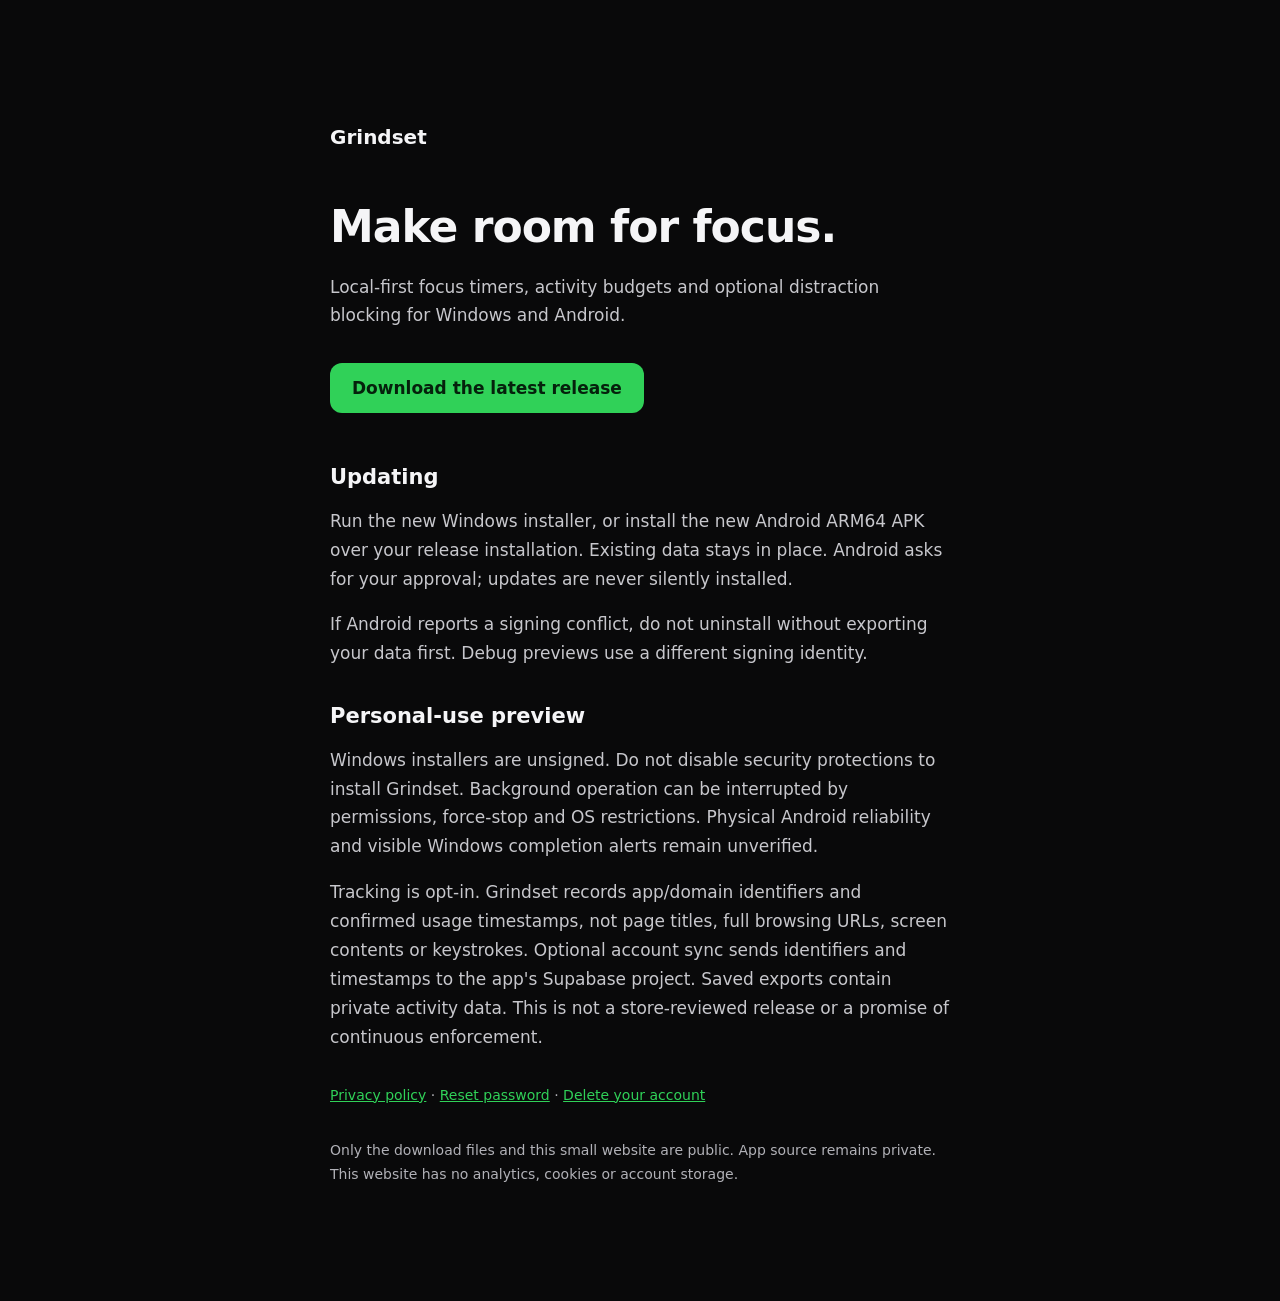
<file: index.html>
<!doctype html>
<html lang="en">
<head>
  <meta charset="utf-8">
  <meta name="viewport" content="width=device-width, initial-scale=1">
  <meta name="referrer" content="no-referrer">
  <meta http-equiv="Content-Security-Policy" content="default-src 'none'; style-src 'self'; base-uri 'none'; form-action 'none'">
  <title>Grindset downloads</title>
  <link rel="icon" href="icon.svg" type="image/svg+xml">
  <link rel="stylesheet" href="styles.css">
</head>
<body>
  <main>
    <p class="brand">Grindset</p>
    <h1>Make room for focus.</h1>
    <p>Local-first focus timers, activity budgets and optional distraction blocking for Windows and Android.</p>
    <a class="button" href="https://github.com/danarrigo/grindset-releases/releases/latest">Download the latest release</a>
    <h2>Updating</h2>
    <p>Run the new Windows installer, or install the new Android ARM64 APK over your release installation. Existing data stays in place. Android asks for your approval; updates are never silently installed.</p>
    <p>If Android reports a signing conflict, do not uninstall without exporting your data first. Debug previews use a different signing identity.</p>
    <h2>Personal-use preview</h2>
    <p>Windows installers are unsigned. Do not disable security protections to install Grindset. Background operation can be interrupted by permissions, force-stop and OS restrictions. Physical Android reliability and visible Windows completion alerts remain unverified.</p>
    <p>Tracking is opt-in. Grindset records app/domain identifiers and confirmed usage timestamps, not page titles, full browsing URLs, screen contents or keystrokes. Optional account sync sends identifiers and timestamps to the app's Supabase project. Saved exports contain private activity data. This is not a store-reviewed release or a promise of continuous enforcement.</p>
    <p class="secondary"><a href="privacy/">Privacy policy</a> · <a href="reset-password/">Reset password</a> · <a href="delete-account/">Delete your account</a></p>
    <p class="secondary">Only the download files and this small website are public. App source remains private. This website has no analytics, cookies or account storage.</p>
  </main>
</body>
</html>
</file>
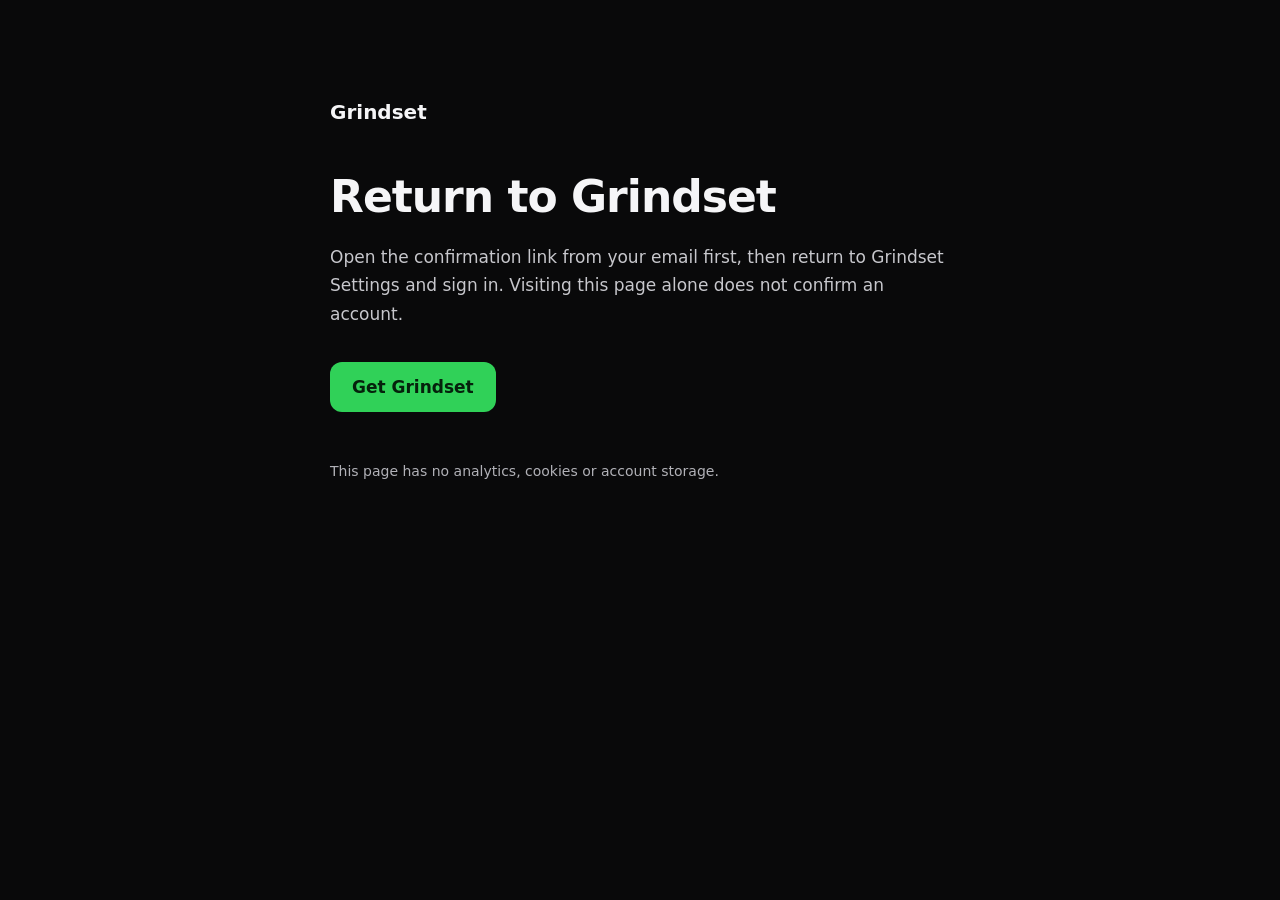
<file: confirmed/index.html>
<!doctype html>
<html lang="en">
<head>
  <meta charset="utf-8">
  <meta name="viewport" content="width=device-width, initial-scale=1">
  <meta name="referrer" content="no-referrer">
  <meta http-equiv="Content-Security-Policy" content="default-src 'none'; script-src 'self'; style-src 'self'; base-uri 'none'; form-action 'none'">
  <title>Email confirmation - Grindset</title>
  <link rel="icon" href="../icon.svg" type="image/svg+xml">
  <script type="module" src="confirmation.mjs"></script>
  <link rel="stylesheet" href="../styles.css">
</head>
<body>
  <main>
    <a class="brand" href="../">Grindset</a>
    <h1 id="status-title">Return to Grindset</h1>
    <p id="status-message">Open the confirmation link from your email, then return to Grindset Settings and sign in. This page does not sign you in automatically.</p>
    <noscript><p>JavaScript is disabled, so this page cannot show the link result. Return to Grindset and try signing in. If the email is still unconfirmed, request a fresh confirmation link.</p></noscript>
    <a class="button" href="../">Get Grindset</a>
    <p class="secondary">This page has no analytics, cookies or account storage.</p>
  </main>
</body>
</html>
</file>
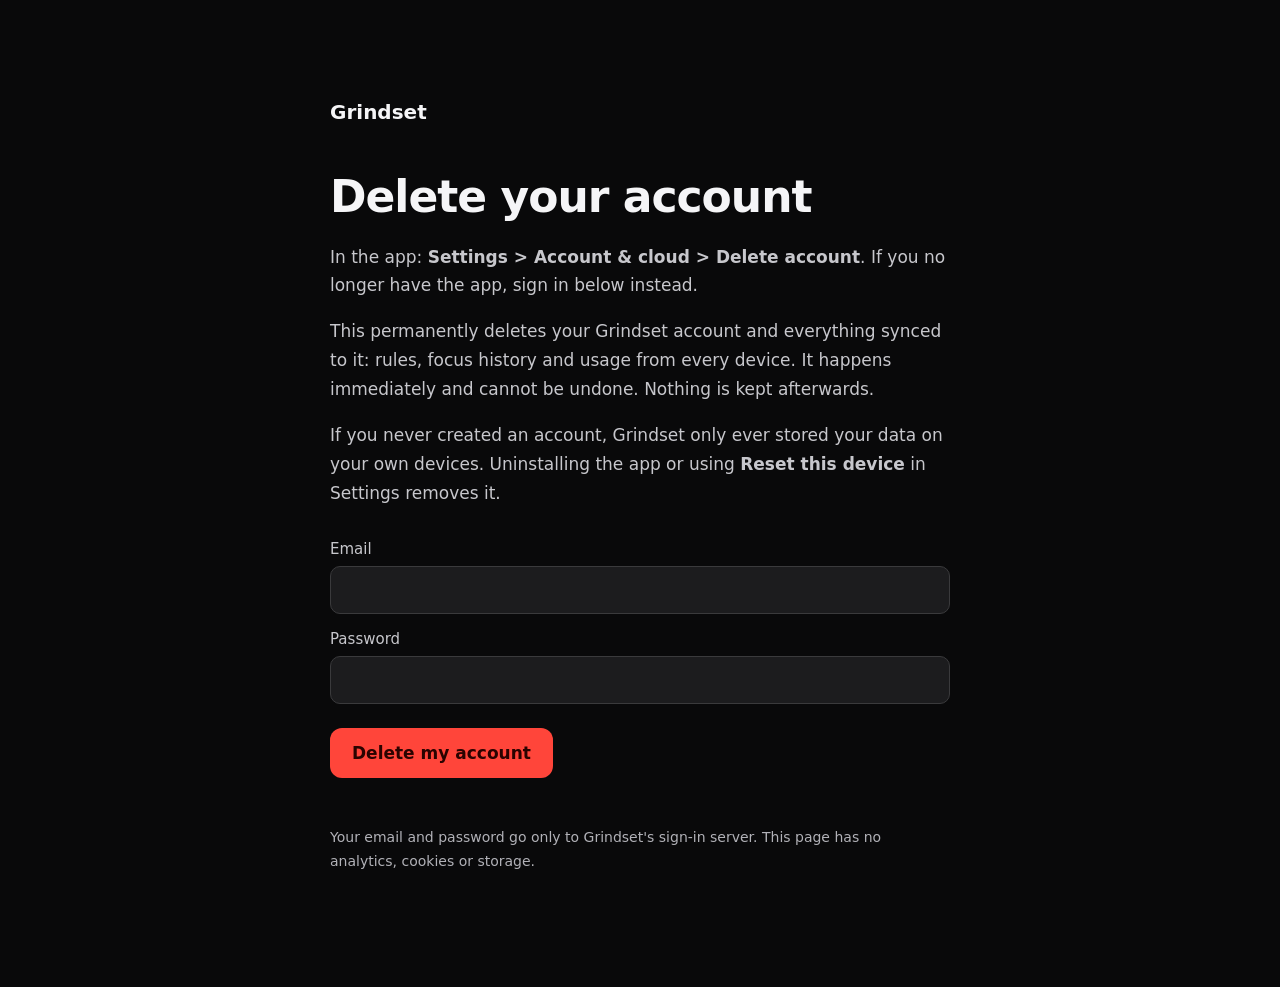
<file: delete-account/index.html>
<!doctype html>
<html lang="en">
<head>
  <meta charset="utf-8">
  <meta name="viewport" content="width=device-width, initial-scale=1">
  <meta name="referrer" content="no-referrer">
  <meta http-equiv="Content-Security-Policy" content="default-src 'none'; script-src 'self'; style-src 'self'; connect-src https://fajonmibrspfdozldjap.supabase.co; img-src 'self'; base-uri 'none'; form-action 'none'">
  <title>Delete your account - Grindset</title>
  <link rel="icon" href="../icon.svg" type="image/svg+xml">
  <script type="module" src="delete.mjs"></script>
  <link rel="stylesheet" href="../styles.css">
</head>
<body>
  <main>
    <a class="brand" href="../">Grindset</a>
    <h1>Delete your account</h1>
    <p>In the app: <strong>Settings &gt; Account &amp; cloud &gt; Delete account</strong>. If you no longer have the app, sign in below instead.</p>
    <p>This permanently deletes your Grindset account and everything synced to it: rules, focus history and usage from every device. It happens immediately and cannot be undone. Nothing is kept afterwards.</p>
    <p>If you never created an account, Grindset only ever stored your data on your own devices. Uninstalling the app or using <strong>Reset this device</strong> in Settings removes it.</p>
    <form id="delete-form">
      <label for="email">Email</label>
      <input id="email" name="email" type="email" autocomplete="username" required>
      <label for="password">Password</label>
      <input id="password" name="password" type="password" autocomplete="current-password" required>
      <button class="button danger" type="submit">Delete my account</button>
    </form>
    <p id="status" role="status" aria-live="polite"></p>
    <noscript><p>This page needs JavaScript to delete your account. You can also delete it in the app.</p></noscript>
    <p class="secondary">Your email and password go only to Grindset's sign-in server. This page has no analytics, cookies or storage.</p>
  </main>
</body>
</html>
</file>
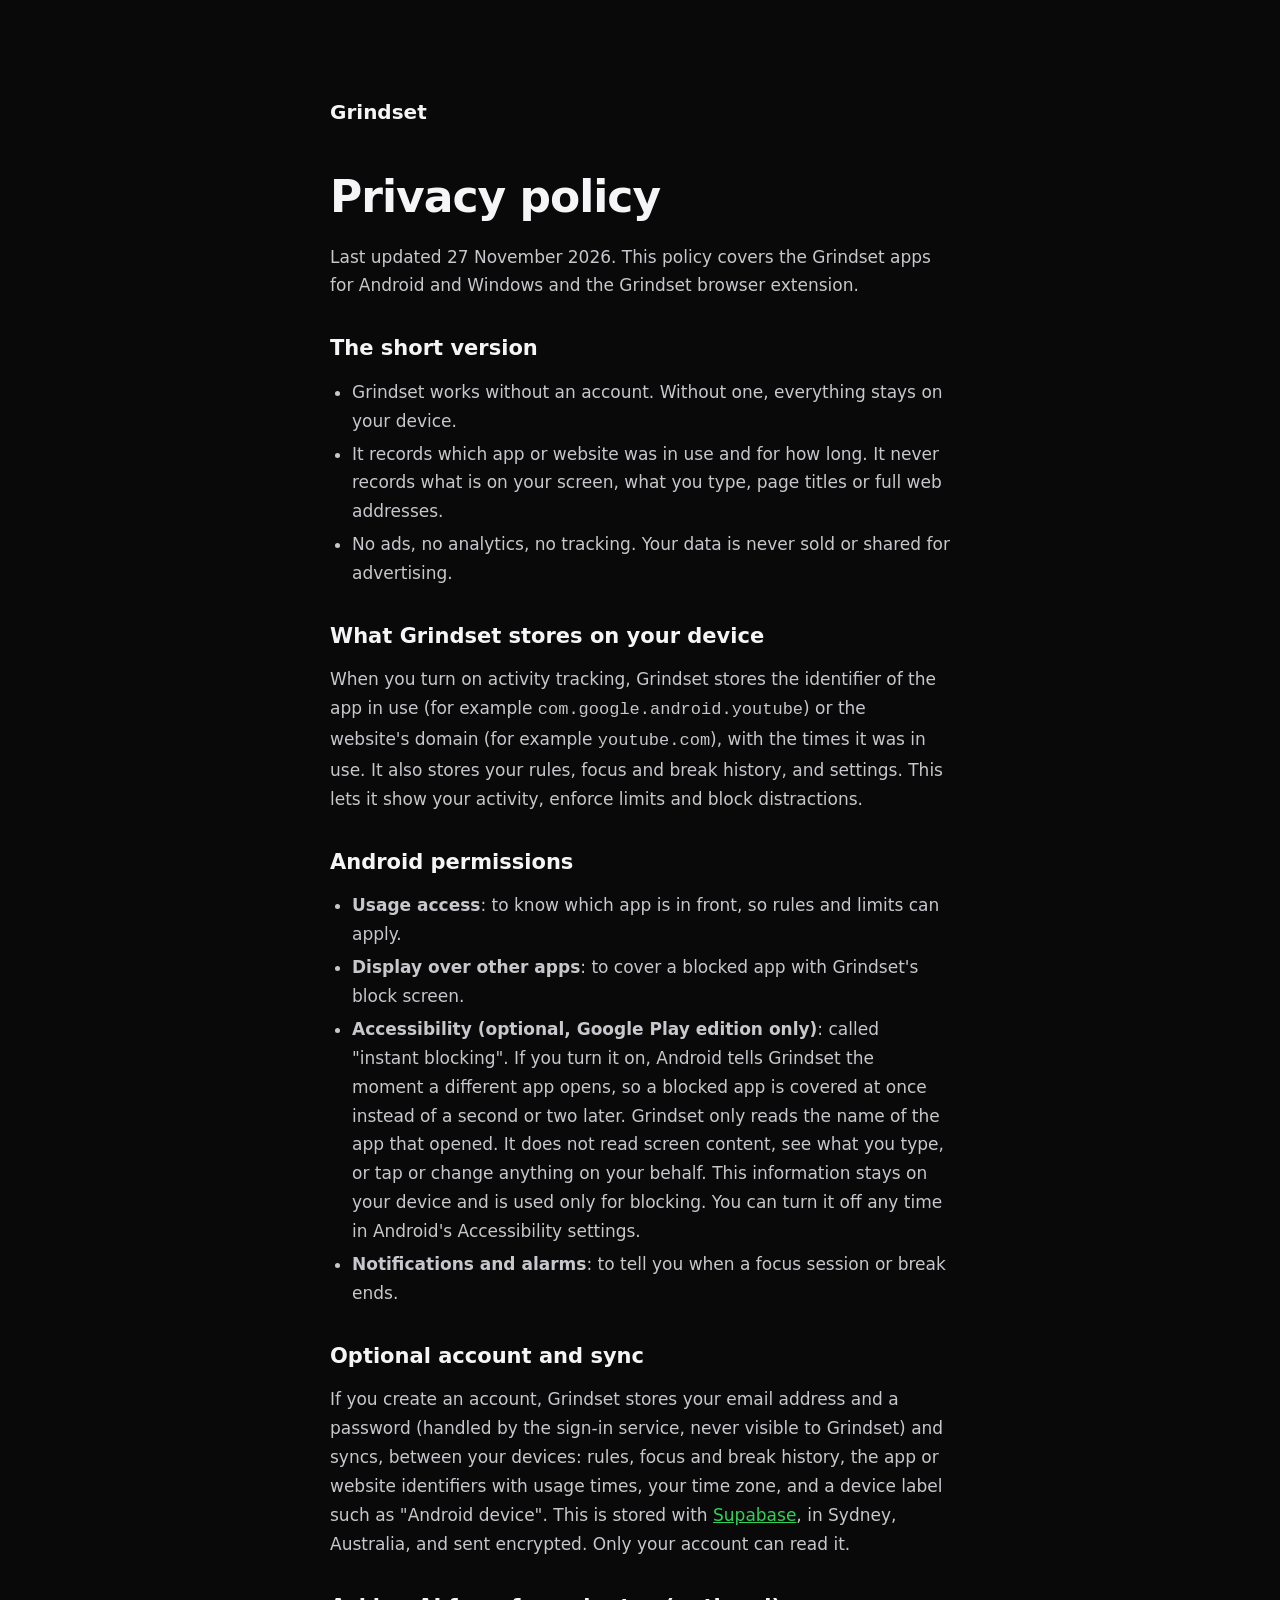
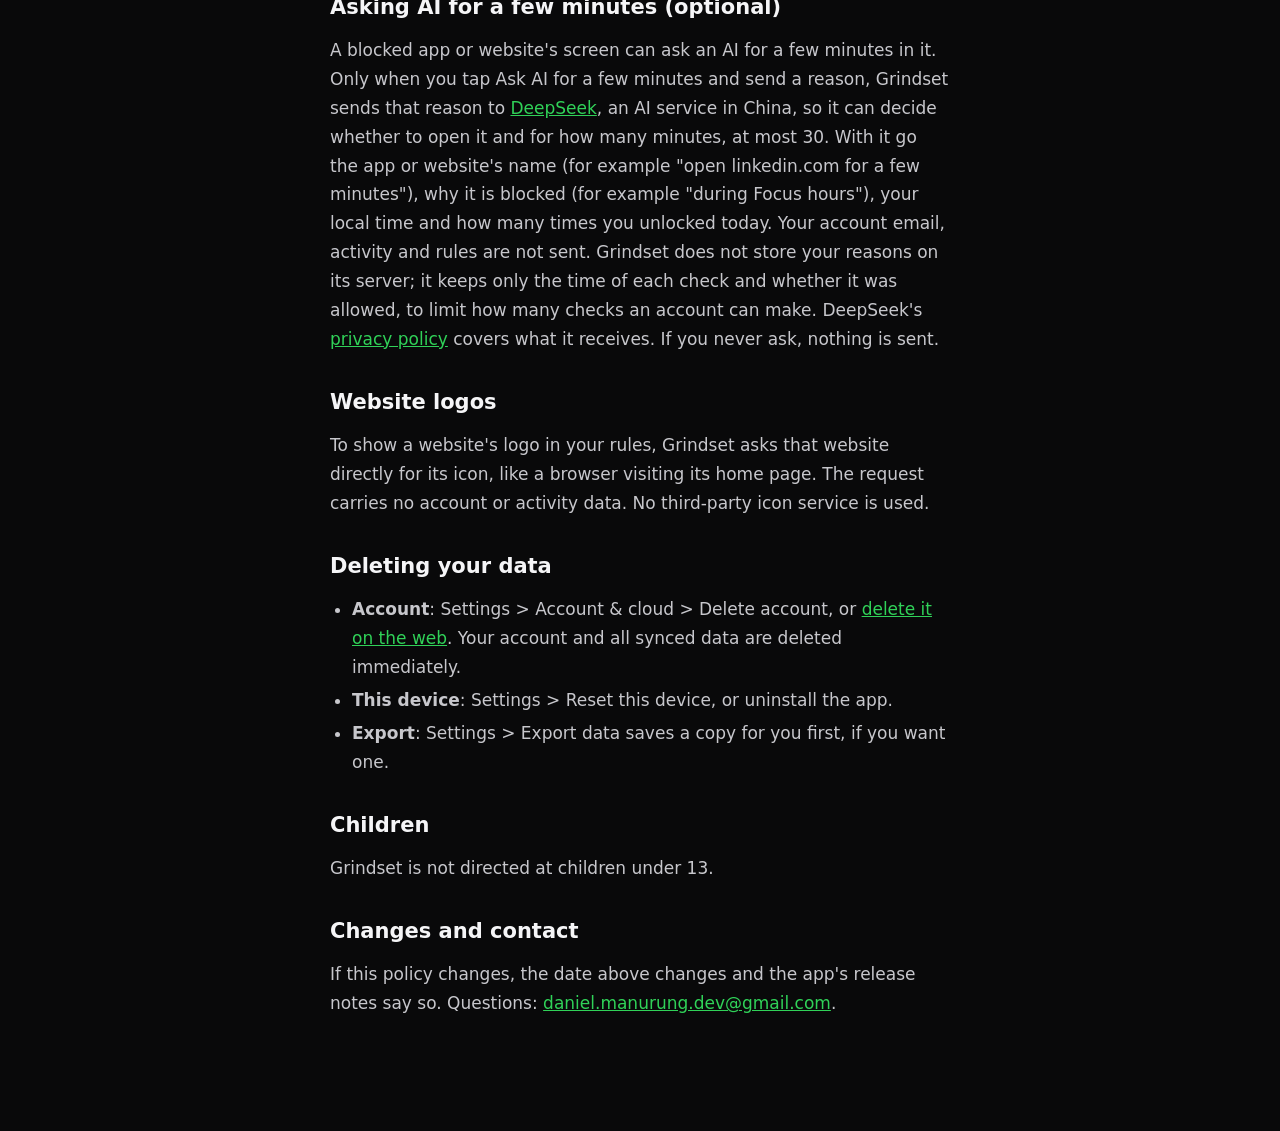
<file: privacy/index.html>
<!doctype html>
<html lang="en">
<head>
  <meta charset="utf-8">
  <meta name="viewport" content="width=device-width, initial-scale=1">
  <meta name="referrer" content="no-referrer">
  <meta http-equiv="Content-Security-Policy" content="default-src 'none'; style-src 'self'; img-src 'self'; base-uri 'none'; form-action 'none'">
  <title>Privacy policy - Grindset</title>
  <link rel="icon" href="../icon.svg" type="image/svg+xml">
  <link rel="stylesheet" href="../styles.css">
</head>
<body>
  <main>
    <a class="brand" href="../">Grindset</a>
    <h1>Privacy policy</h1>
    <p>Last updated 27 November 2026. This policy covers the Grindset apps for Android and Windows and the Grindset browser extension.</p>

    <h2>The short version</h2>
    <ul>
      <li>Grindset works without an account. Without one, everything stays on your device.</li>
      <li>It records which app or website was in use and for how long. It never records what is on your screen, what you type, page titles or full web addresses.</li>
      <li>No ads, no analytics, no tracking. Your data is never sold or shared for advertising.</li>
    </ul>

    <h2>What Grindset stores on your device</h2>
    <p>When you turn on activity tracking, Grindset stores the identifier of the app in use (for example <code>com.google.android.youtube</code>) or the website's domain (for example <code>youtube.com</code>), with the times it was in use. It also stores your rules, focus and break history, and settings. This lets it show your activity, enforce limits and block distractions.</p>

    <h2>Android permissions</h2>
    <ul>
      <li><strong>Usage access</strong>: to know which app is in front, so rules and limits can apply.</li>
      <li><strong>Display over other apps</strong>: to cover a blocked app with Grindset's block screen.</li>
      <li><strong>Accessibility (optional, Google Play edition only)</strong>: called "instant blocking". If you turn it on, Android tells Grindset the moment a different app opens, so a blocked app is covered at once instead of a second or two later. Grindset only reads the name of the app that opened. It does not read screen content, see what you type, or tap or change anything on your behalf. This information stays on your device and is used only for blocking. You can turn it off any time in Android's Accessibility settings.</li>
      <li><strong>Notifications and alarms</strong>: to tell you when a focus session or break ends.</li>
    </ul>

    <h2>Optional account and sync</h2>
    <p>If you create an account, Grindset stores your email address and a password (handled by the sign-in service, never visible to Grindset) and syncs, between your devices: rules, focus and break history, the app or website identifiers with usage times, your time zone, and a device label such as "Android device". This is stored with <a href="https://supabase.com/privacy">Supabase</a>, in Sydney, Australia, and sent encrypted. Only your account can read it.</p>

    <h2>Asking AI for a few minutes (optional)</h2>
    <p>A blocked app or website's screen can ask an AI for a few minutes in it. Only when you tap Ask AI for a few minutes and send a reason, Grindset sends that reason to <a href="https://www.deepseek.com/">DeepSeek</a>, an AI service in China, so it can decide whether to open it and for how many minutes, at most 30. With it go the app or website's name (for example "open linkedin.com for a few minutes"), why it is blocked (for example "during Focus hours"), your local time and how many times you unlocked today. Your account email, activity and rules are not sent. Grindset does not store your reasons on its server; it keeps only the time of each check and whether it was allowed, to limit how many checks an account can make. DeepSeek's <a href="https://cdn.deepseek.com/policies/en-US/deepseek-privacy-policy.html">privacy policy</a> covers what it receives. If you never ask, nothing is sent.</p>

    <h2>Website logos</h2>
    <p>To show a website's logo in your rules, Grindset asks that website directly for its icon, like a browser visiting its home page. The request carries no account or activity data. No third-party icon service is used.</p>

    <h2>Deleting your data</h2>
    <ul>
      <li><strong>Account</strong>: Settings &gt; Account &amp; cloud &gt; Delete account, or <a href="../delete-account/">delete it on the web</a>. Your account and all synced data are deleted immediately.</li>
      <li><strong>This device</strong>: Settings &gt; Reset this device, or uninstall the app.</li>
      <li><strong>Export</strong>: Settings &gt; Export data saves a copy for you first, if you want one.</li>
    </ul>

    <h2>Children</h2>
    <p>Grindset is not directed at children under 13.</p>

    <h2>Changes and contact</h2>
    <p>If this policy changes, the date above changes and the app's release notes say so. Questions: <a href="mailto:daniel.manurung.dev@gmail.com">daniel.manurung.dev@gmail.com</a>.</p>
  </main>
</body>
</html>
</file>
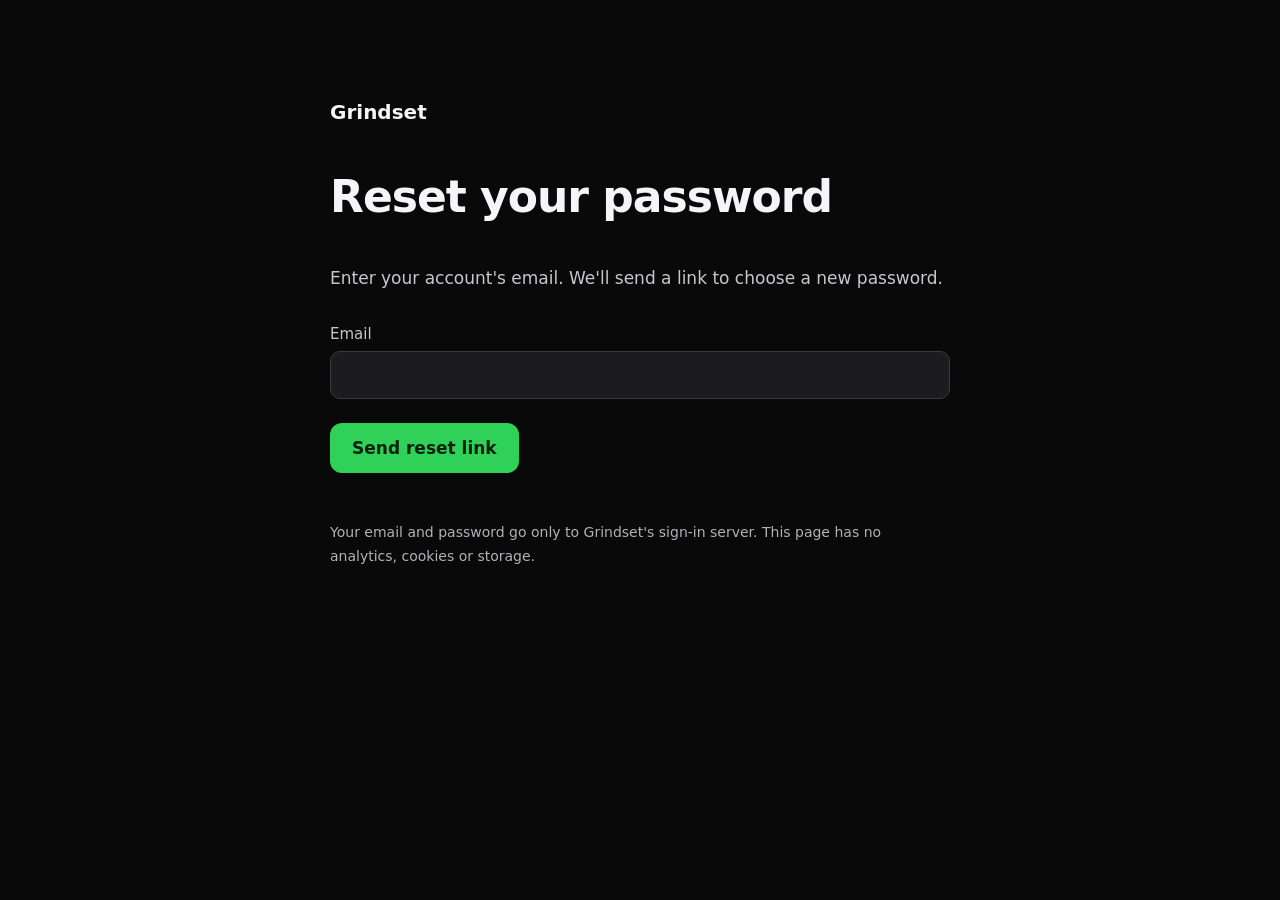
<file: reset-password/index.html>
<!doctype html>
<html lang="en">
<head>
  <meta charset="utf-8">
  <meta name="viewport" content="width=device-width, initial-scale=1">
  <meta name="referrer" content="no-referrer">
  <meta http-equiv="Content-Security-Policy" content="default-src 'none'; script-src 'self'; style-src 'self'; connect-src https://fajonmibrspfdozldjap.supabase.co; img-src 'self'; base-uri 'none'; form-action 'none'">
  <title>Reset password - Grindset</title>
  <link rel="icon" href="../icon.svg" type="image/svg+xml">
  <script type="module" src="reset.mjs"></script>
  <link rel="stylesheet" href="../styles.css">
</head>
<body>
  <main>
    <a class="brand" href="../">Grindset</a>
    <h1 id="title">Reset your password</h1>
    <form id="request-form">
      <p>Enter your account's email. We'll send a link to choose a new password.</p>
      <label for="email">Email</label>
      <input id="email" name="email" type="email" autocomplete="username" required>
      <button class="button" type="submit">Send reset link</button>
    </form>
    <form id="change-form" hidden>
      <label for="password">New password</label>
      <input id="password" name="password" type="password" autocomplete="new-password" minlength="6" required>
      <label for="confirm">Repeat new password</label>
      <input id="confirm" name="confirm" type="password" autocomplete="new-password" minlength="6" required>
      <button class="button" type="submit">Save new password</button>
    </form>
    <p id="status" role="status" aria-live="polite"></p>
    <noscript><p>This page needs JavaScript to reset your password.</p></noscript>
    <p class="secondary">Your email and password go only to Grindset's sign-in server. This page has no analytics, cookies or storage.</p>
  </main>
</body>
</html>
</file>
<file: styles.css>
:root { color-scheme: dark; font-family: Inter, system-ui, -apple-system, 'Segoe UI', Roboto, sans-serif; background: #09090a; color: #f5f5f7; }
body { margin: 0; }
main { max-width: 620px; margin: 8vh auto; padding: 28px; }
.brand { color: #f5f5f7; font-size: 20px; font-weight: 650; text-decoration: none; }
h1 { font-size: clamp(30px, 6vw, 44px); line-height: 1.15; margin: 48px 0 20px; letter-spacing: -1px; }
h2 { font-size: 21px; margin-top: 36px; }
p { font-size: 17px; line-height: 1.7; color: #c7c7cc; overflow-wrap: anywhere; }
a { color: #30d158; }
a:focus-visible { outline: 3px solid #30d158; outline-offset: 5px; }
.button { display: inline-block; padding: 15px 22px; margin: 16px 0; border-radius: 12px; background: #30d158; color: #05210c; font-size: 17px; font-weight: 650; text-decoration: none; }
.secondary { font-size: 14px; color: #b1b1b7; margin-top: 32px; }
form { display: grid; gap: 8px; margin-top: 24px; }
label { font-size: 15px; color: #c7c7cc; margin-top: 8px; }
input { font: inherit; font-size: 17px; padding: 13px 14px; border-radius: 10px; border: 1px solid #3a3a3c; background: #1c1c1e; color: #f5f5f7; }
input:focus-visible { outline: 3px solid #30d158; outline-offset: 2px; }
button.button { border: 0; cursor: pointer; justify-self: start; font-family: inherit; }
.button.danger { background: #ff453a; color: #2a0300; }
button:disabled { opacity: .6; cursor: default; }
ul { padding-left: 22px; }
li { font-size: 17px; line-height: 1.7; color: #c7c7cc; margin: 4px 0; }
[hidden] { display: none !important; }
</file>
